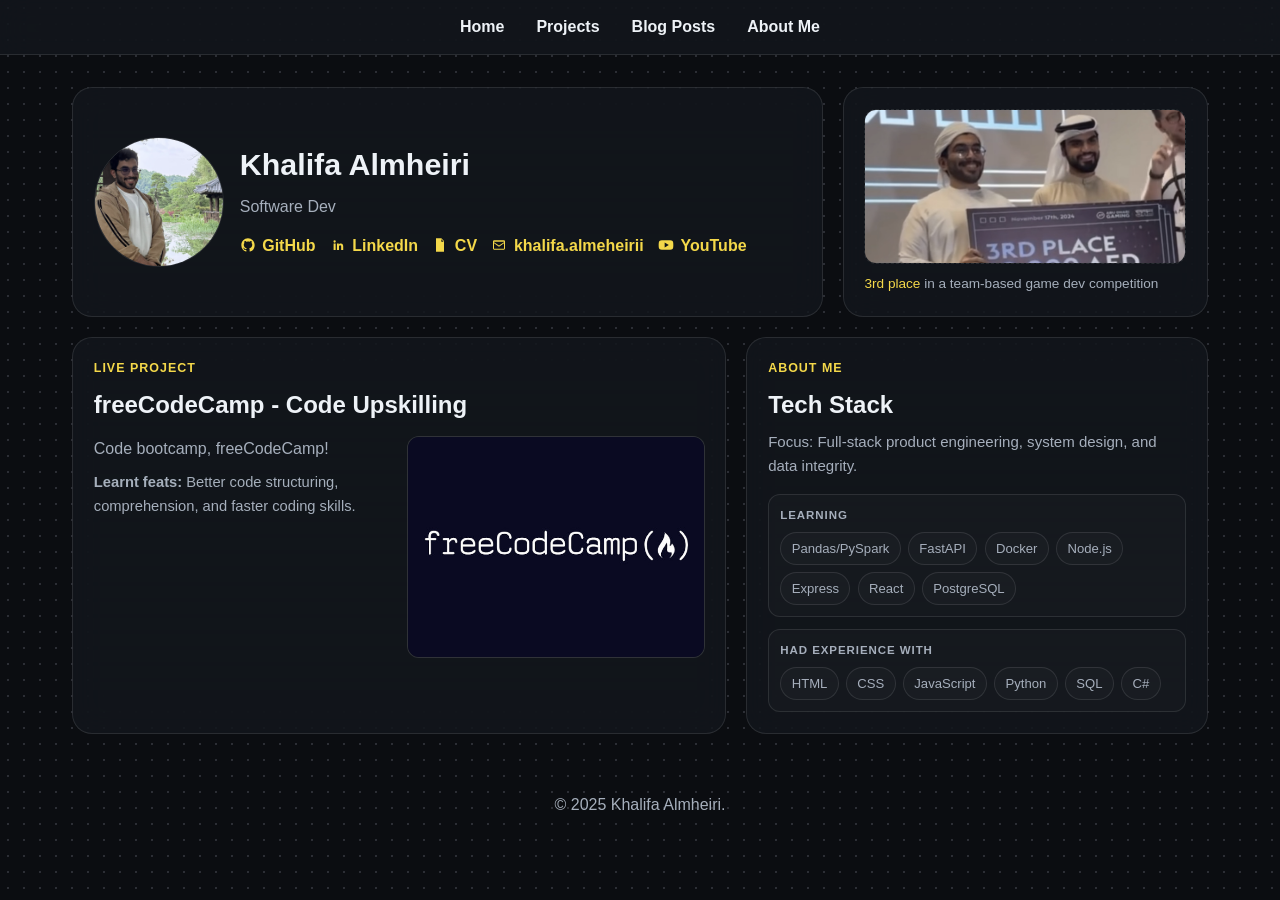
<file: index.html>
<!DOCTYPE html>
<html lang="en">
<head>
    <meta charset="UTF-8">
    <meta name="viewport" content="width=device-width, initial-scale=1.0">
    <title>My Portfolio</title>
    <link rel="stylesheet" href="styles/styles.css">
</head>
<body>
    <header>
        <nav>
            <ul>
                <li><a href="index.html">Home</a></li>
                <li><a href="projects.html">Projects</a></li>
                <li><a href="blog-posts.html">Blog Posts</a></li>
                <li><a href="about-me.html">About Me</a></li>
            </ul>
        </nav>
    </header>

    <main>
        <section class="bento-grid">
            <article id="hero" class="bento-card hero-card">
                <img src="images/headshot.jpg" alt="Headshot of Khalifa Almheiri" class="headshot">
                <div>
                    <h1>Khalifa Almheiri</h1>
                    <p class="tagline">Full Stack Developer with a passion for system design and game development.</p>
                    <div class="hero-links">
                        <a href="https://github.com/XKhalifaX" target="_blank" rel="noopener noreferrer" class="hero-link">
                            <span class="link-icon" aria-hidden="true">
                                <svg viewBox="0 0 24 24" role="img" aria-hidden="true" focusable="false">
                                    <path d="M12 2C6.48 2 2 6.58 2 12.23c0 4.52 2.87 8.35 6.84 9.7.5.1.68-.22.68-.49 0-.24-.01-1.04-.01-1.89-2.78.62-3.37-1.22-3.37-1.22-.45-1.18-1.11-1.49-1.11-1.49-.91-.64.07-.62.07-.62 1 .07 1.53 1.06 1.53 1.06.9 1.57 2.36 1.12 2.94.86.09-.67.35-1.12.63-1.37-2.22-.26-4.56-1.14-4.56-5.08 0-1.12.39-2.03 1.03-2.75-.1-.26-.45-1.31.1-2.73 0 0 .84-.27 2.75 1.05A9.3 9.3 0 0 1 12 6.84c.85 0 1.71.12 2.51.36 1.9-1.32 2.74-1.05 2.74-1.05.56 1.42.21 2.47.1 2.73.64.72 1.03 1.63 1.03 2.75 0 3.95-2.35 4.82-4.59 5.07.36.32.68.94.68 1.9 0 1.37-.01 2.48-.01 2.82 0 .27.18.6.69.49A10.25 10.25 0 0 0 22 12.23C22 6.58 17.52 2 12 2Z"/>
                                </svg>
                            </span>
                            <span>GitHub</span>
                        </a>
                        <a href="https://www.linkedin.com/in/khalifa-almheiri-a9456b327?utm_source=share&utm_campaign=share_via&utm_content=profile&utm_medium=ios_app" target="_blank" rel="noopener noreferrer" class="hero-link">
                            <span class="link-icon" aria-hidden="true">
                                <svg viewBox="0 0 24 24" role="img" aria-hidden="true" focusable="false">
                                    <path d="M6.94 8.5a1.74 1.74 0 1 1 0-3.48 1.74 1.74 0 0 1 0 3.48ZM5.4 9.84h3.08V19.6H5.4V9.84Zm4.86 0h2.95v1.34h.04c.41-.78 1.41-1.6 2.9-1.6 3.1 0 3.67 2.09 3.67 4.8v5.22h-3.08v-4.63c0-1.1-.02-2.51-1.5-2.51-1.5 0-1.73 1.2-1.73 2.43v4.71h-3.08V9.84Z"/>
                                </svg>
                            </span>
                            <span>LinkedIn</span>
                        </a>
                        <a href="" class="hero-link">
                            <span class="link-icon" aria-hidden="true">
                                <svg viewBox="0 0 24 24" role="img" aria-hidden="true" focusable="false">
                                    <path d="M6 2h8l4 4v16H6V2Zm8 1.5V7h3.5L14 3.5ZM8 11h8v1.5H8V11Zm0 3h8v1.5H8V14Zm0 3h6v1.5H8V17Z"/>
                                </svg>
                            </span>
                            <span>CV</span>
                        </a>
                        <a href="mailto:khalifa.almeheirii@gmail.com" class="hero-link" data-copy-text="khalifa.almeheirii@gmail.com" data-copy-only="true" aria-label="Copy email khalifa.almeheirii@gmail.com">
                            <span class="link-icon" aria-hidden="true">
                                <svg viewBox="0 0 24 24" role="img" aria-hidden="true" focusable="false">
                                    <path d="M3 6.75A1.75 1.75 0 0 1 4.75 5h14.5C20.22 5 21 5.78 21 6.75v10.5A1.75 1.75 0 0 1 19.25 19H4.75A1.75 1.75 0 0 1 3 17.25V6.75Zm1.5.5v.45l7.5 5 7.5-5v-.45a.25.25 0 0 0-.25-.25H4.75a.25.25 0 0 0-.25.25Zm15 2.25-6.86 4.57a1.15 1.15 0 0 1-1.28 0L4.5 9.5v7.75c0 .14.11.25.25.25h14.5a.25.25 0 0 0 .25-.25V9.5Z"/>
                                </svg>
                            </span>
                            <span>khalifa.almeheirii</span>
                        </a>
                        <a href="https://www.youtube.com/" target="_blank" rel="noopener noreferrer" class="hero-link">
                            <span class="link-icon" aria-hidden="true">
                                <svg viewBox="0 0 24 24" role="img" aria-hidden="true" focusable="false">
                                    <path d="M23 12s0-3.1-.4-4.6a3.04 3.04 0 0 0-2.1-2.1C19 4.9 12 4.9 12 4.9s-7 0-8.5.4a3.04 3.04 0 0 0-2.1 2.1C1 8.9 1 12 1 12s0 3.1.4 4.6a3.04 3.04 0 0 0 2.1 2.1C5 19.1 12 19.1 12 19.1s7 0 8.5-.4a3.04 3.04 0 0 0 2.1-2.1C23 15.1 23 12 23 12Zm-13 3.6V8.4l6.2 3.6L10 15.6Z"/>
                                </svg>
                            </span>
                            <span>YouTube</span>
                        </a>
                    </div>
                </div>
            </article>

            <article class="bento-card mask-card">
                <div class="mask-inner">
                    <div class="mask-face mask-front">
                        <div class="mask-graphic">
                            <img src="images/mask-photo.jpg" alt="Highlight photo" class="mask-photo">
                        </div>
                        <p class="mask-caption"><span class="mask-highlight">3rd place</span> in a team-based game dev competition</p>
                    </div>
                    <div class="mask-face mask-back">
                        <p class="card-label">Milestones</p>
                        <ul class="milestone-list">
                            <li>2024 Mubadala US Apprenticeship</li>
                            <li>2024 Won AD Gaming Jam</li>
                            <li>2025 Borouge Internship</li>
                            <li>2026 Graduated Bsc IT From ZU</li>
                        </ul>
                    </div>
                </div>
            </article>

            <article id="live-project" class="bento-card live-project-card">
                <p class="card-label">Live Project</p>
                <h2>freeCodeCamp - Code Upskilling</h2>
                <div class="project-layout">
                    <div class="project-copy">
                        <p>Code bootcamp, freeCodeCamp!</p>
                        <p class="project-feats"><strong>Learnt feats:</strong> Better code structuring, comprehension, and faster coding skills.</p>
                    </div>
                    <div class="project-carousel" id="project-carousel">
                        <img src="images/live_project.jpg" alt="Live project snapshot" class="carousel-image">
                    </div>
                </div>
            </article>

            <article id="about-me" class="bento-card stack-card">
                <p class="card-label">About Me</p>
                <h2>Tech Stack</h2>
                <p class="stack-summary">Focus: Full-stack product engineering, system design, and data integrity.</p>
                <div class="stack-groups">
                    <section class="stack-group" aria-label="Frontend tools">
                        <p class="stack-group-label">Learning</p>
                        <div class="stack-chips">
                            <span class="stack-chip">Pandas/PySpark</span>
                            <span class="stack-chip">FastAPI</span>
                            <span class="stack-chip">Docker</span>
                            <span class="stack-chip">Node.js</span>
                            <span class="stack-chip">Express</span>
                            <span class="stack-chip">React</span>
                            <span class="stack-chip">PostgreSQL</span>
                        </div>
                    </section>
                    <section class="stack-group" aria-label="Backend tools">
                        <p class="stack-group-label">Had experience with</p>
                        <div class="stack-chips">
                            <span class="stack-chip">HTML</span>
                            <span class="stack-chip">CSS</span>
                            <span class="stack-chip">JavaScript</span>
                            <span class="stack-chip">Python</span>
                            <span class="stack-chip">SQL</span>
                            <span class="stack-chip">C#</span>
                        </div>
                    </section>
                </div>
            </article>
        </section>
    </main>

    <footer>
        <p>&copy; 2025 Khalifa Almheiri.</p>
    </footer>

    <script src="js/main.js"></script>
</body>
</html>
</file>
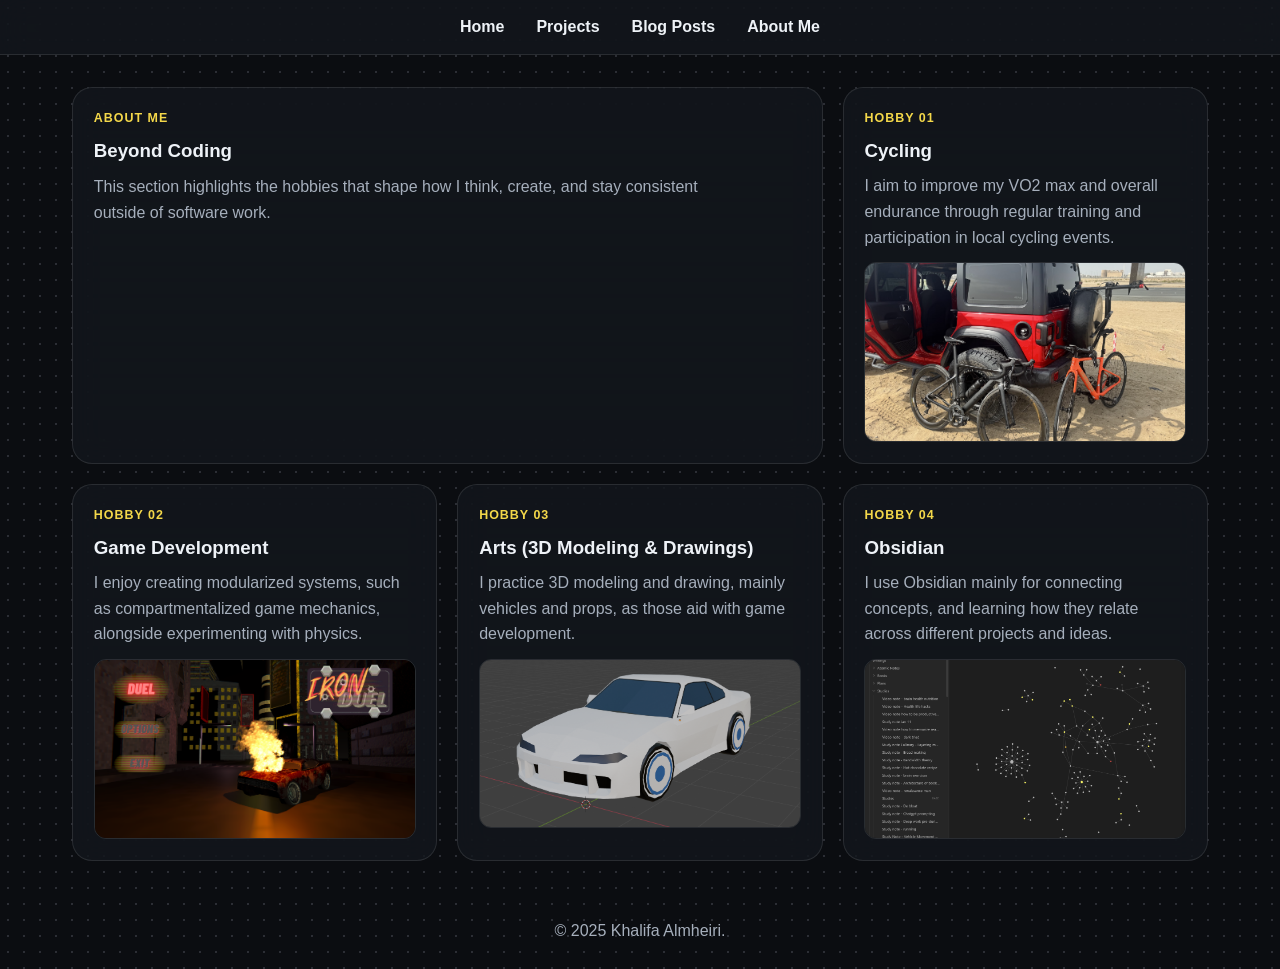
<file: about-me.html>
<!DOCTYPE html>
<html lang="en">
<head>
    <meta charset="UTF-8">
    <meta name="viewport" content="width=device-width, initial-scale=1.0">
    <title>About Me</title>
    <link rel="stylesheet" href="styles/styles.css">
</head>
<body>
    <header>
        <nav>
            <ul>
                <li><a href="index.html">Home</a></li>
                <li><a href="projects.html">Projects</a></li>
                <li><a href="blog-posts.html">Blog Posts</a></li>
                <li><a href="about-me.html">About Me</a></li>
            </ul>
        </nav>
    </header>

    <main>
        <section class="bento-grid page-grid">
            <article class="bento-card about-main-card">
                <p class="card-label">About Me</p>
                <h1>Beyond Coding</h1>
                <p class="page-intro-text">This section highlights the hobbies that shape how I think, create, and stay consistent outside of software work.</p>
            </article>

            <article class="bento-card about-art-card">
                <p class="card-label">Hobby 01</p>
                <h3>Cycling</h3>
                <p class="page-muted">I aim to improve my VO2 max and overall endurance through regular training and participation in local cycling events.</p>
                <img src="images/cycling.jpg" alt="Cycling hobby placeholder" class="hobby-image">
            </article>

            <article class="bento-card about-gamedev-card">
                <p class="card-label">Hobby 02</p>
                <h3>Game Development</h3>
                <p class="page-muted">I enjoy creating modularized systems, such as compartmentalized game mechanics, alongside experimenting with physics.</p>
                <img src="images/gamedev.jpg" alt="Game development hobby placeholder" class="hobby-image">
            </article>

            <article class="bento-card about-cycling-card">
                <p class="card-label">Hobby 03</p>
                <h3>Arts (3D Modeling & Drawings)</h3>
                <p class="page-muted">I practice 3D modeling and drawing, mainly vehicles and props, as those aid with game development.</p>
                <img src="images/arts.jpg" alt="Arts hobby placeholder" class="hobby-image">
            </article>

            <article class="bento-card about-obsidian-card">
                <p class="card-label">Hobby 04</p>
                <h3>Obsidian</h3>
                <p class="page-muted">I use Obsidian mainly for connecting concepts, and learning how they relate across different projects and ideas.</p>
                <img src="images/obsidian.jpg" alt="Obsidian hobby placeholder" class="hobby-image">
            </article>
        </section>
    </main>

    <footer>
        <p>&copy; 2025 Khalifa Almheiri.</p>
    </footer>
</body>
</html>
</file>
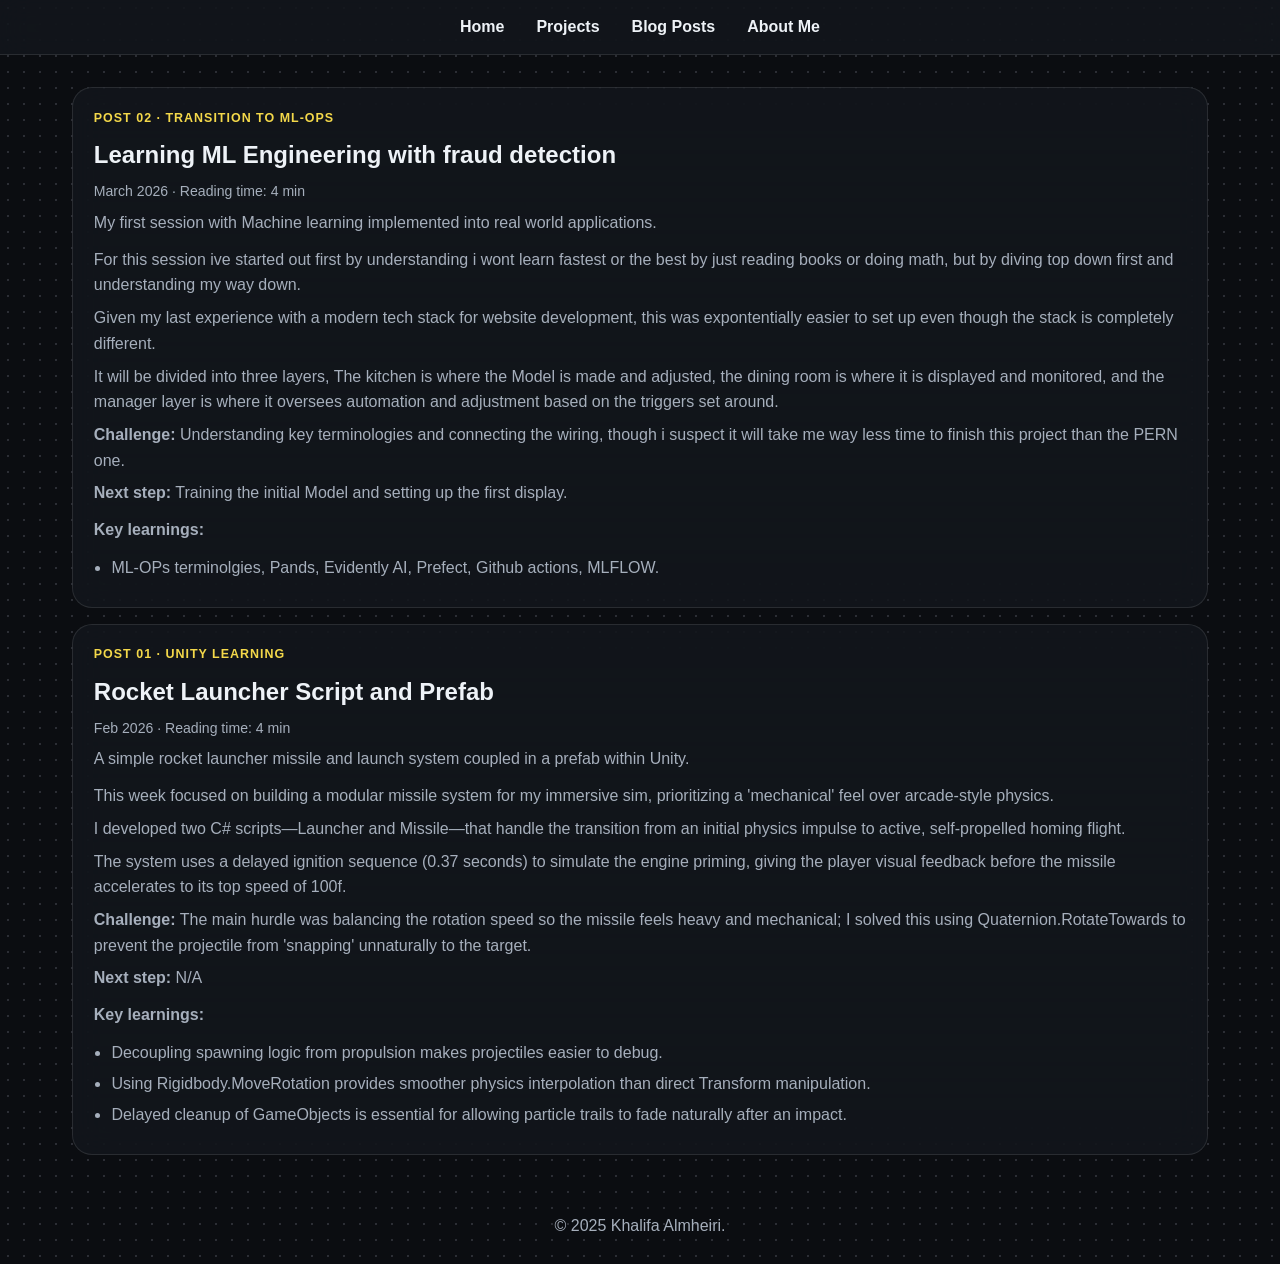
<file: blog-posts.html>
<!DOCTYPE html>
<html lang="en">
<head>
    <meta charset="UTF-8">
    <meta name="viewport" content="width=device-width, initial-scale=1.0">
    <title>Blog Posts</title>
    <link rel="stylesheet" href="styles/styles.css">
</head>
<body>
    <header>
        <nav>
            <ul>
                <li><a href="index.html">Home</a></li>
                <li><a href="projects.html">Projects</a></li>
                <li><a href="blog-posts.html">Blog Posts</a></li>
                <li><a href="about-me.html">About Me</a></li>
            </ul>
        </nav>
    </header>

    <main>
        <section class="feed-stack" id="blog-posts-feed"></section>

        <noscript>
            <section class="feed-stack">
                <article class="bento-card feed-entry">
                    <p class="feed-muted">Enable JavaScript to view blog entries.</p>
                </article>
            </section>
        </noscript>
    </main>

    <footer>
        <p>&copy; 2025 Khalifa Almheiri.</p>
    </footer>

    <script src="js/blogsdata.js"></script>
    <script src="js/blog-posts.js"></script>
</body>
</html>
</file>
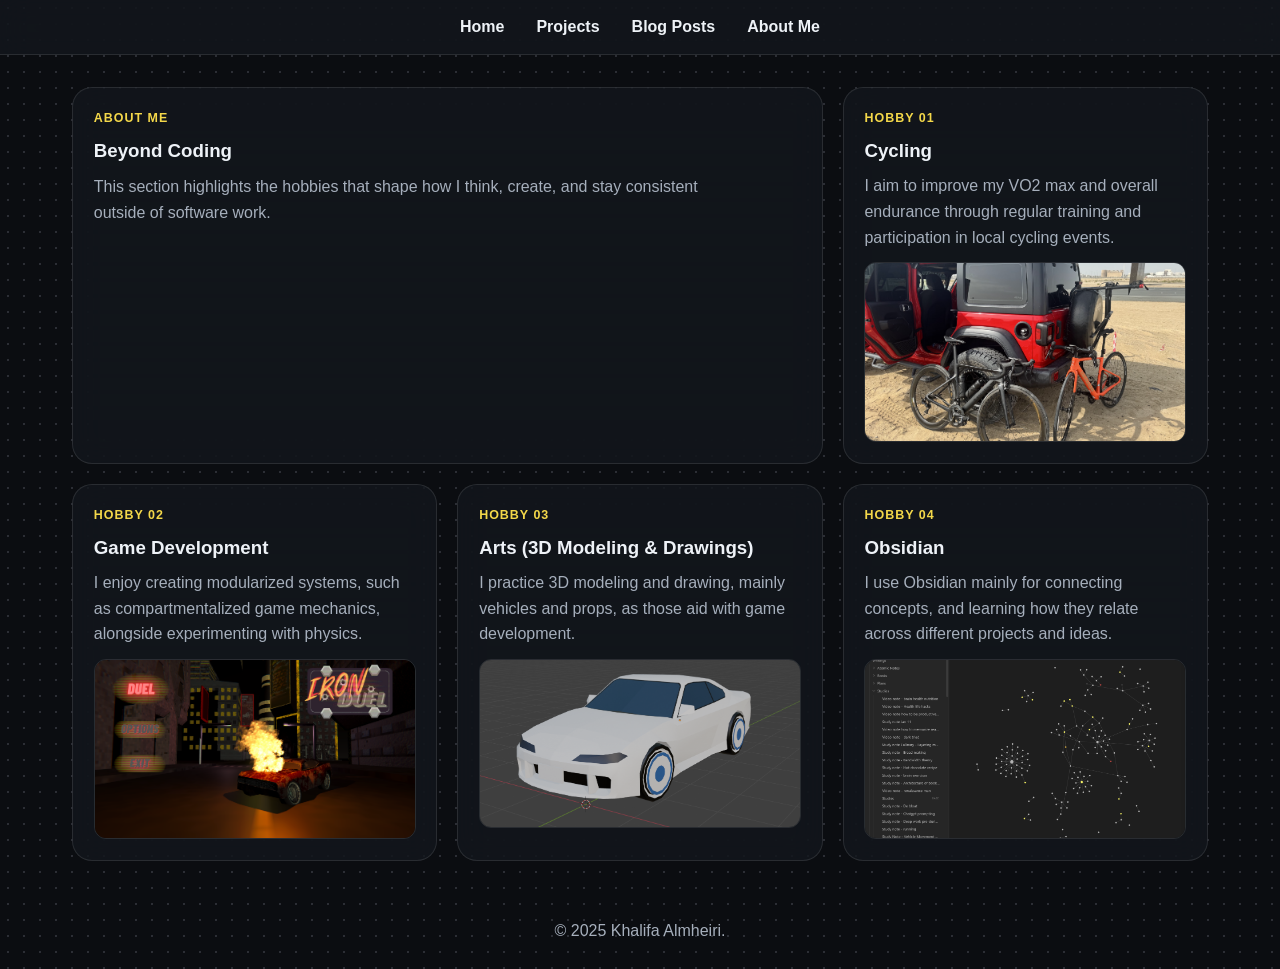
<file: html/about-me.html>
<!DOCTYPE html>
<html lang="en">
<head>
    <meta charset="UTF-8">
    <meta name="viewport" content="width=device-width, initial-scale=1.0">
    <title>About Me</title>
    <link rel="stylesheet" href="../styles/styles.css">
</head>
<body>
    <header>
        <nav>
            <ul>
                <li><a href="index.html">Home</a></li>
                <li><a href="projects.html">Projects</a></li>
                <li><a href="blog-posts.html">Blog Posts</a></li>
                <li><a href="about-me.html">About Me</a></li>
            </ul>
        </nav>
    </header>

    <main>
        <section class="bento-grid page-grid">
            <article class="bento-card about-main-card">
                <p class="card-label">About Me</p>
                <h1>Beyond Coding</h1>
                <p class="page-intro-text">This section highlights the hobbies that shape how I think, create, and stay consistent outside of software work.</p>
            </article>

            <article class="bento-card about-art-card">
                <p class="card-label">Hobby 01</p>
                <h3>Cycling</h3>
                <p class="page-muted">I aim to improve my VO2 max and overall endurance through regular training and participation in local cycling events.</p>
                <img src="../images/cycling.jpg" alt="Cycling hobby placeholder" class="hobby-image">
            </article>

            <article class="bento-card about-gamedev-card">
                <p class="card-label">Hobby 02</p>
                <h3>Game Development</h3>
                <p class="page-muted">I enjoy creating modularized systems, such as compartmentalized game mechanics, alongside experimenting with physics.</p>
                <img src="../images/gamedev.jpg" alt="Game development hobby placeholder" class="hobby-image">
            </article>

            <article class="bento-card about-cycling-card">
                <p class="card-label">Hobby 03</p>
                <h3>Arts (3D Modeling & Drawings)</h3>
                <p class="page-muted">I practice 3D modeling and drawing, mainly vehicles and props, as those aid with game development.</p>
                <img src="../images/arts.jpg" alt="Arts hobby placeholder" class="hobby-image">
            </article>

            <article class="bento-card about-obsidian-card">
                <p class="card-label">Hobby 04</p>
                <h3>Obsidian</h3>
                <p class="page-muted">I use Obsidian mainly for connecting concepts, and learning how they relate across different projects and ideas.</p>
                <img src="../images/obsidian.jpg" alt="Obsidian hobby placeholder" class="hobby-image">
            </article>
        </section>
    </main>

    <footer>
        <p>&copy; 2025 Khalifa Almheiri.</p>
    </footer>
</body>
</html>
</file>
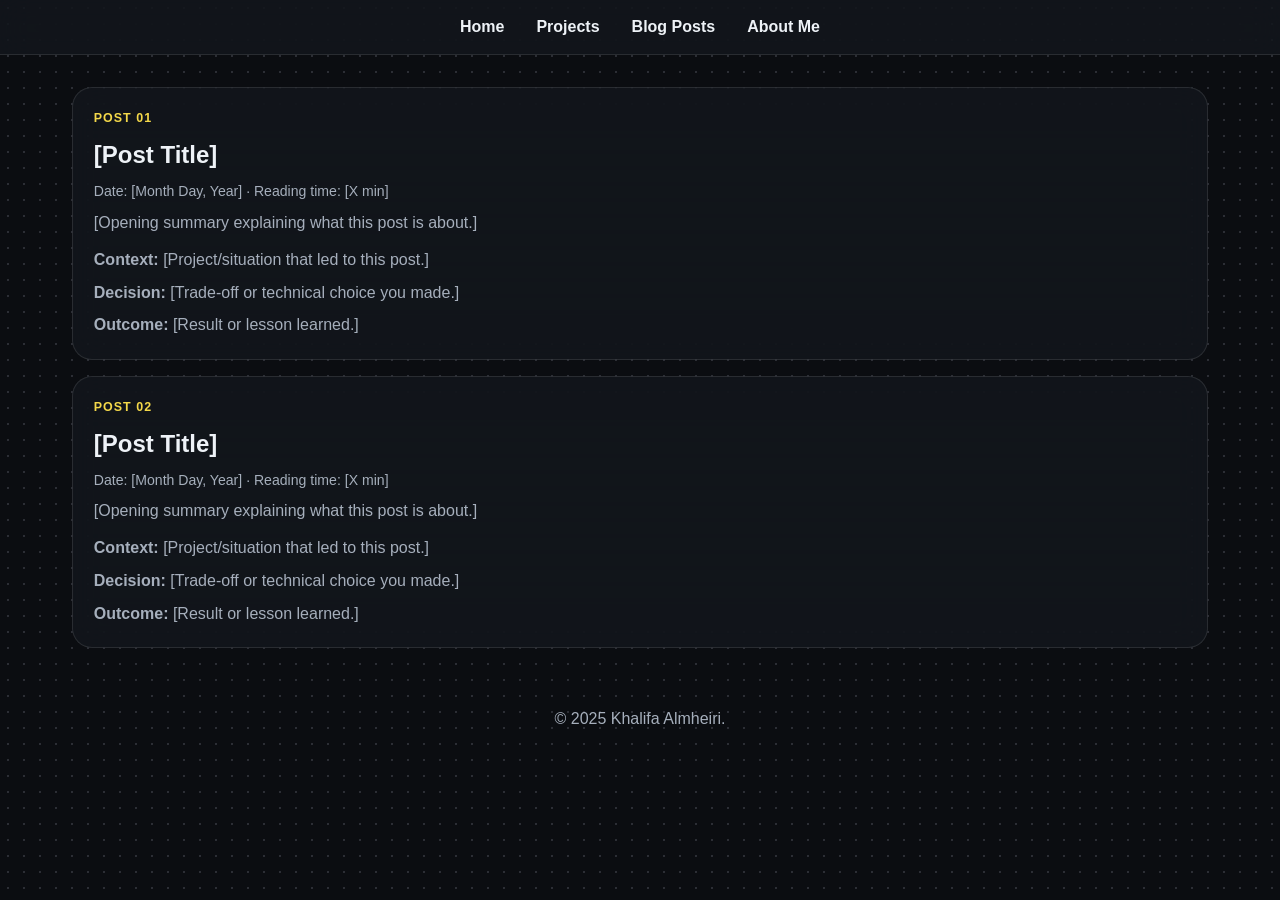
<file: html/blog-posts.html>
<!DOCTYPE html>
<html lang="en">
<head>
    <meta charset="UTF-8">
    <meta name="viewport" content="width=device-width, initial-scale=1.0">
    <title>Blog Posts</title>
    <link rel="stylesheet" href="../styles/styles.css">
</head>
<body>
    <header>
        <nav>
            <ul>
                <li><a href="index.html">Home</a></li>
                <li><a href="projects.html">Projects</a></li>
                <li><a href="blog-posts.html">Blog Posts</a></li>
                <li><a href="about-me.html">About Me</a></li>
            </ul>
        </nav>
    </header>

    <main>
        <section class="feed-stack">
            <article class="bento-card feed-entry">
                <p class="card-label">Post 01</p>
                <h2>[Post Title]</h2>
                <p class="feed-meta">Date: [Month Day, Year] · Reading time: [X min]</p>
                <p class="feed-muted">[Opening summary explaining what this post is about.]</p>
                <div class="feed-details">
                    <p><strong>Context:</strong> [Project/situation that led to this post.]</p>
                    <p><strong>Decision:</strong> [Trade-off or technical choice you made.]</p>
                    <p><strong>Outcome:</strong> [Result or lesson learned.]</p>
                </div>
            </article>

            <article class="bento-card feed-entry">
                <p class="card-label">Post 02</p>
                <h2>[Post Title]</h2>
                <p class="feed-meta">Date: [Month Day, Year] · Reading time: [X min]</p>
                <p class="feed-muted">[Opening summary explaining what this post is about.]</p>
                <div class="feed-details">
                    <p><strong>Context:</strong> [Project/situation that led to this post.]</p>
                    <p><strong>Decision:</strong> [Trade-off or technical choice you made.]</p>
                    <p><strong>Outcome:</strong> [Result or lesson learned.]</p>
                </div>
            </article>
        </section>
    </main>

    <footer>
        <p>&copy; 2025 Khalifa Almheiri.</p>
    </footer>
</body>
</html>
</file>
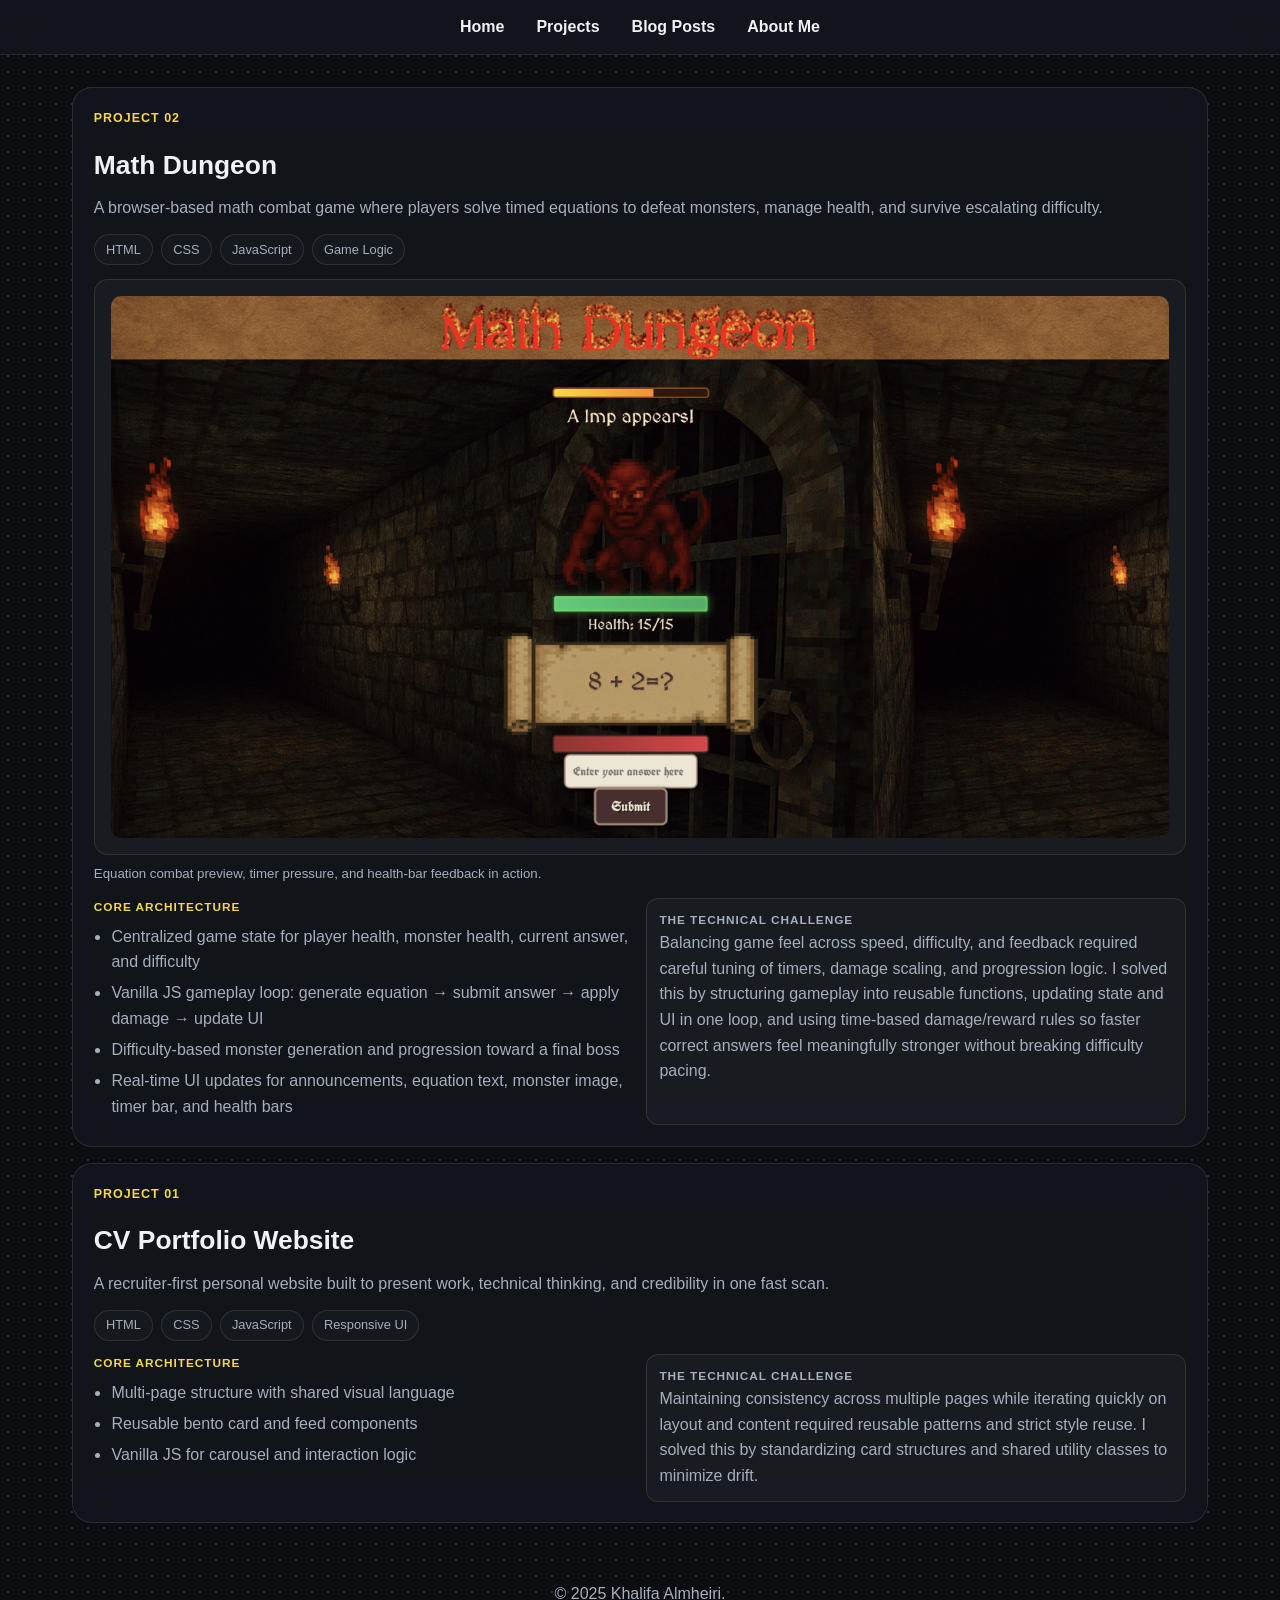
<file: html/projects.html>
<!DOCTYPE html>
<html lang="en">
<head>
	<meta charset="UTF-8">
	<meta name="viewport" content="width=device-width, initial-scale=1.0">
	<title>Projects</title>
	<link rel="stylesheet" href="../styles/styles.css">
</head>
<body>
	<header>
		<nav>
			<ul>
				<li><a href="index.html">Home</a></li>
				<li><a href="projects.html">Projects</a></li>
				<li><a href="blog-posts.html">Blog Posts</a></li>
				<li><a href="about-me.html">About Me</a></li>
			</ul>
		</nav>
	</header>

	<main>
		<section class="feed-stack">
			<article class="bento-card feed-entry project-showcase-card">
				<p class="card-label">Project 02</p>
				<h1 class="project-title">Math Dungeon</h1>
				<p class="project-subheadline">A browser-based math combat game where players solve timed equations to defeat monsters, manage health, and survive escalating difficulty.</p>
				<div class="project-tech-tags">
					<span class="project-tech-tag">HTML</span>
					<span class="project-tech-tag">CSS</span>
					<span class="project-tech-tag">JavaScript</span>
					<span class="project-tech-tag">Game Logic</span>
				</div>

				<div class="project-media-hero">
					<img src="../images/math-dungeon.jpg" alt="Math Dungeon gameplay preview" class="project-media-image">
				</div>
				<p class="project-media-caption">Equation combat preview, timer pressure, and health-bar feedback in action.</p>

				<div class="project-win-grid">
					<div class="project-stack-column">
						<p class="project-section-label">Core Architecture</p>
						<ul class="project-stack-list">
							<li>Centralized game state for player health, monster health, current answer, and difficulty</li>
							<li>Vanilla JS gameplay loop: generate equation → submit answer → apply damage → update UI</li>
							<li>Difficulty-based monster generation and progression toward a final boss</li>
							<li>Real-time UI updates for announcements, equation text, monster image, timer bar, and health bars</li>
						</ul>
					</div>
					<div class="project-challenge-box">
						<p class="project-challenge-label">The Technical Challenge</p>
						<p>Balancing game feel across speed, difficulty, and feedback required careful tuning of timers, damage scaling, and progression logic. I solved this by structuring gameplay into reusable functions, updating state and UI in one loop, and using time-based damage/reward rules so faster correct answers feel meaningfully stronger without breaking difficulty pacing.</p>
					</div>
				</div>

			</article>

			<article class="bento-card feed-entry project-showcase-card">
				<p class="card-label">Project 01</p>
				<h1 class="project-title">CV Portfolio Website</h1>
				<p class="project-subheadline">A recruiter-first personal website built to present work, technical thinking, and credibility in one fast scan.</p>
				<div class="project-tech-tags">
					<span class="project-tech-tag">HTML</span>
					<span class="project-tech-tag">CSS</span>
					<span class="project-tech-tag">JavaScript</span>
					<span class="project-tech-tag">Responsive UI</span>
				</div>

				<div class="project-win-grid">
					<div class="project-stack-column">
						<p class="project-section-label">Core Architecture</p>
						<ul class="project-stack-list">
							<li>Multi-page structure with shared visual language</li>
							<li>Reusable bento card and feed components</li>
							<li>Vanilla JS for carousel and interaction logic</li>
						</ul>
					</div>
					<div class="project-challenge-box">
						<p class="project-challenge-label">The Technical Challenge</p>
						<p>Maintaining consistency across multiple pages while iterating quickly on layout and content required reusable patterns and strict style reuse. I solved this by standardizing card structures and shared utility classes to minimize drift.</p>
					</div>
				</div>

			</article>
		</section>
	</main>

	<footer>
		<p>&copy; 2025 Khalifa Almheiri.</p>
	</footer>
</body>
</html>
</file>
<file: styles/styles.css>
* {
    margin: 0;
    padding: 0;
    box-sizing: border-box;
}

:root {
    --accent-yellow: #f4d84a;
}

body {
    --bg-primary: #0b0d11;
    --dot-color: rgba(172, 179, 194, 0.2);
    --card-surface: rgba(22, 26, 33, 0.62);
    --border-soft: rgba(255, 255, 255, 0.1);
    --text-primary: #eef2f7;
    --text-muted: #a6afbc;

    font-family: "Inter", "Sora", "Segoe UI", Arial, sans-serif;
    line-height: 1.6;
    color: var(--text-primary);
    background-color: var(--bg-primary);
    background-image: radial-gradient(var(--dot-color) 1.1px, transparent 1.1px);
    background-size: 16px 16px;
    min-height: 100vh;
}

header {
    background: var(--card-surface);
    backdrop-filter: blur(16px);
    -webkit-backdrop-filter: blur(16px);
    border-bottom: 1px solid var(--border-soft);
    width: 100%;
    position: sticky;
    top: 0;
    z-index: 1000;
}

nav {
    width: 100%;
}

nav ul {
    list-style: none;
    display: flex;
    align-items: center;
    justify-content: center;
    flex-wrap: wrap;
    gap: 2rem;
    padding: 0.9rem 1rem;
}

nav a {
    text-decoration: none;
    color: var(--text-primary);
    font-weight: 600;
}

nav a:hover {
    color: var(--accent-yellow);
}

main {
    max-width: 1200px;
    margin: 0 auto;
    padding: 2rem;
}

.bento-grid {
    display: grid;
    grid-template-columns: repeat(12, 1fr);
    gap: 1.25rem;
    align-items: start;
}

.bento-card {
    position: relative;
    background: var(--card-surface);
    border: 1px solid var(--border-soft);
    border-radius: 20px;
    padding: 1.3rem;
    backdrop-filter: blur(16px);
    -webkit-backdrop-filter: blur(16px);
    transition: transform 220ms ease, box-shadow 220ms ease;
}

.bento-card:hover {
    transform: scale(1.02);
    box-shadow: 0 10px 28px rgba(0, 0, 0, 0.14);
}

.hero-card {
    grid-column: span 8;
    display: grid;
    grid-template-columns: auto 1fr;
    gap: 1rem;
    align-items: center;
    align-self: center;
}

.headshot {
    width: 130px;
    height: 130px;
    border-radius: 50%;
    object-fit: cover;
    border: 1px solid var(--border-soft);
}

.hero-card h1 {
    font-size: 1.9rem;
    line-height: 1.15;
}

.tagline {
    margin: 0.8rem 0;
    min-height: 1.6em;
    color: var(--text-muted);
}

.hero-links {
    display: flex;
    gap: 0.9rem;
    flex-wrap: wrap;
}

.hero-link {
    display: inline-flex;
    align-items: center;
    gap: 0.4rem;
    text-decoration: none;
    font-weight: 600;
    color: var(--accent-yellow);
}

.link-icon {
    width: 1rem;
    height: 1rem;
    display: inline-flex;
    align-items: center;
    justify-content: center;
}

.link-icon svg {
    width: 100%;
    height: 100%;
    fill: currentColor;
}

.mask-card {
    grid-column: span 4;
    align-self: center;
    perspective: 1000px;
}

.mask-inner {
    position: relative;
    transform-style: preserve-3d;
    transition: transform 0.7s ease;
    height: auto;
}

.mask-card.flipped .mask-inner {
    transform: rotateY(180deg);
}

.mask-face {
    position: absolute;
    inset: 0;
    backface-visibility: hidden;
}

.mask-back {
    border: 1px dashed var(--border-soft);
    border-radius: 12px;
    padding: 0.9rem;
    display: flex;
    flex-direction: column;
    justify-content: center;
    background: rgba(255, 255, 255, 0.04);
}

.mask-back {
    transform: rotateY(180deg);
}

.mask-graphic {
    min-height: 155px;
    max-height: 155px;
    border: 1px dashed var(--border-soft);
    border-radius: 12px;
    overflow: hidden;
}

.mask-photo {
    width: 100%;
    height: 100%;
    object-fit: cover;
    display: block;
}

.mask-caption {
    margin-top: 0.55rem;
    font-size: 0.85rem;
    color: var(--text-muted);
}

.mask-highlight,
.card-label {
    color: var(--accent-yellow);
}

.card-label {
    font-size: 0.78rem;
    text-transform: uppercase;
    letter-spacing: 0.08em;
    margin-bottom: 0.45rem;
    font-weight: 700;
}

.live-project-card {
    grid-column: span 7;
}

.project-layout {
    display: grid;
    grid-template-columns: 1fr 1fr;
    gap: 1rem;
    margin-top: 0.7rem;
}

.project-copy {
    color: var(--text-muted);
    display: flex;
    flex-direction: column;
    gap: 0.6rem;
}

.project-feats {
    font-size: 0.92rem;
}

.project-carousel {
    position: relative;
    border: 1px solid var(--border-soft);
    border-radius: 12px;
    overflow: hidden;
    min-height: 220px;
    background: rgba(255, 255, 255, 0.03);
}

.carousel-image {
    width: 100%;
    height: 220px;
    object-fit: cover;
    display: block;
}

.carousel-btn {
    position: absolute;
    top: 50%;
    transform: translateY(-50%);
    width: 34px;
    height: 34px;
    border-radius: 999px;
    border: 1px solid var(--border-soft);
    background: rgba(12, 12, 16, 0.72);
    color: var(--text-primary);
    cursor: pointer;
    line-height: 1;
    font-size: 1.2rem;
}

.carousel-btn:hover {
    border-color: var(--accent-yellow);
    color: var(--accent-yellow);
}

#carousel-prev {
    left: 0.6rem;
}

#carousel-next {
    right: 0.6rem;
}

.stack-card {
    grid-column: span 5;
    align-self: center;
    display: flex;
    flex-direction: column;
    justify-content: flex-start;
}

.stack-summary {
    margin-top: 0.35rem;
    color: var(--text-muted);
    font-size: 0.94rem;
}

.stack-groups {
    margin-top: 0.95rem;
    display: grid;
    gap: 0.75rem;
}

.stack-group {
    border: 1px solid var(--border-soft);
    border-radius: 12px;
    padding: 0.7rem;
    background: rgba(255, 255, 255, 0.02);
}

.stack-group-label {
    font-size: 0.72rem;
    letter-spacing: 0.08em;
    text-transform: uppercase;
    font-weight: 700;
    color: var(--text-muted);
    margin-bottom: 0.5rem;
}

.stack-chips {
    display: flex;
    flex-wrap: wrap;
    gap: 0.45rem;
}

.stack-chip {
    border: 1px solid var(--border-soft);
    border-radius: 999px;
    padding: 0.3rem 0.65rem;
    font-size: 0.82rem;
    font-weight: 500;
    color: var(--text-muted);
    background: rgba(255, 255, 255, 0.02);
    transition: border-color 180ms ease, color 180ms ease;
}

.stack-chip:hover {
    border-color: var(--accent-yellow);
    color: var(--accent-yellow);
}

.page-grid {
    align-items: stretch;
}

.page-intro-card {
    grid-column: span 12;
}

.page-intro-card h1 {
    font-size: 2rem;
    line-height: 1.15;
}

.page-intro-text {
    margin-top: 0.5rem;
    color: var(--text-muted);
    max-width: 72ch;
}

.about-main-card {
    grid-column: span 8;
}

.about-art-card {
    grid-column: span 4;
}

.about-gamedev-card {
    grid-column: span 4;
}

.about-cycling-card {
    grid-column: span 4;
}

.about-obsidian-card {
    grid-column: span 4;
}

.hobby-image {
    width: 100%;
    margin-top: 0.75rem;
    border-radius: 12px;
    border: 1px solid var(--border-soft);
    max-height: 180px;
    object-fit: cover;
    display: block;
}

.page-feature-card {
    grid-column: span 8;
}

.page-side-card {
    grid-column: span 4;
}

.page-project-card,
.page-post-card {
    grid-column: span 4;
}

.page-muted {
    color: var(--text-muted);
    margin-top: 0.45rem;
}

.page-meta {
    margin-top: 0.55rem;
    color: var(--text-muted);
    font-size: 0.86rem;
}

.template-list {
    margin-top: 0.65rem;
    padding-left: 1.1rem;
    color: var(--text-muted);
}

.template-list li {
    margin-bottom: 0.45rem;
}

.template-list.compact li {
    margin-bottom: 0.3rem;
}

.feed-stack {
    display: grid;
    grid-template-columns: 1fr;
    gap: 1rem;
}

.feed-entry {
    width: 100%;
}

.feed-intro h1 {
    font-size: 2rem;
    line-height: 1.15;
}

.feed-muted {
    margin-top: 0.45rem;
    color: var(--text-muted);
}

.feed-meta {
    margin-top: 0.35rem;
    font-size: 0.88rem;
    color: var(--text-muted);
}

.feed-details {
    margin-top: 0.7rem;
    display: grid;
    gap: 0.45rem;
    color: var(--text-muted);
}

.feed-details p {
    margin: 0;
}

.blog-media-figure {
    margin: 0.25rem 0 0;
}

.blog-media-image {
    width: 100%;
    border: 1px solid var(--border-soft);
    border-radius: 12px;
    max-height: 320px;
    object-fit: cover;
    display: block;
}

.feed-key-list {
    margin-top: 0.3rem;
    padding-left: 1.1rem;
    color: var(--text-muted);
}

.feed-key-list li {
    margin-bottom: 0.35rem;
}

.project-showcase-card {
    display: grid;
    gap: 0.85rem;
}

.project-title {
    font-size: 1.65rem;
    line-height: 1.2;
}

.project-subheadline {
    color: var(--text-muted);
}

.project-tech-tags {
    display: flex;
    flex-wrap: wrap;
    gap: 0.5rem;
}

.project-tech-tag {
    border: 1px solid var(--border-soft);
    border-radius: 999px;
    padding: 0.26rem 0.7rem;
    font-size: 0.8rem;
    color: var(--text-muted);
    background: rgba(255, 255, 255, 0.02);
}

.project-media-hero {
    min-height: 260px;
    border-radius: 14px;
    border: 1px solid var(--border-soft);
    background: rgba(255, 255, 255, 0.03);
    display: flex;
    align-items: center;
    justify-content: center;
    color: var(--text-muted);
    font-size: 0.92rem;
    text-align: center;
    padding: 1rem;
}

.project-media-image {
    width: 100%;
    height: 100%;
    object-fit: cover;
    border-radius: 10px;
    display: block;
}

.project-media-caption {
    margin-top: -0.35rem;
    font-size: 0.83rem;
    color: var(--text-muted);
}

.project-win-grid {
    display: grid;
    grid-template-columns: 1fr 1fr;
    gap: 0.8rem;
}

.project-section-label,
.project-challenge-label {
    font-size: 0.74rem;
    letter-spacing: 0.08em;
    text-transform: uppercase;
    font-weight: 700;
    color: var(--accent-yellow);
    margin-bottom: 0.4rem;
}

.project-stack-list {
    margin: 0;
    padding-left: 1.1rem;
    color: var(--text-muted);
}

.project-stack-list li {
    margin-bottom: 0.35rem;
}

.project-challenge-box {
    border: 1px solid var(--border-soft);
    border-radius: 12px;
    background: rgba(255, 255, 255, 0.03);
    padding: 0.75rem;
}

.project-challenge-box p {
    margin: 0;
    color: var(--text-muted);
}

.project-cta-group {
    display: flex;
    flex-wrap: wrap;
    gap: 0.65rem;
}

.project-cta {
    display: inline-flex;
    align-items: center;
    gap: 0.4rem;
    border-radius: 10px;
    padding: 0.52rem 0.85rem;
    font-weight: 700;
    text-decoration: none;
}

.project-cta-primary {
    border: 1px solid var(--accent-yellow);
    background: var(--accent-yellow);
    color: #1e2128;
}

.project-cta-secondary {
    border: 1px solid var(--border-soft);
    background: transparent;
    color: var(--text-primary);
}

.project-cta-secondary:hover {
    border-color: var(--accent-yellow);
    color: var(--accent-yellow);
}

.project-cta-icon {
    width: 0.95rem;
    height: 0.95rem;
    display: inline-flex;
}

.project-cta-icon svg {
    width: 100%;
    height: 100%;
    fill: currentColor;
}

.milestone-list {
    margin-top: 0.35rem;
    padding-left: 1rem;
}

.milestone-list li {
    margin-bottom: 0.5rem;
    color: var(--text-muted);
    font-size: 0.9rem;
}

a {
    color: var(--accent-yellow);
}

a:hover {
    color: var(--accent-yellow);
}

footer {
    text-align: center;
    padding: 1.6rem;
    color: var(--text-muted);
}

@media (max-width: 980px) {
    .bento-grid {
        grid-template-columns: repeat(2, minmax(0, 1fr));
    }

    .hero-card,
    .mask-card,
    .live-project-card,
    .stack-card {
        grid-column: span 1;
    }

    .page-intro-card,
    .page-feature-card,
    .page-side-card,
    .page-project-card,
    .page-post-card {
        grid-column: span 2;
    }

    .about-main-card,
    .about-art-card,
    .about-gamedev-card,
    .about-cycling-card,
    .about-obsidian-card {
        grid-column: span 2;
    }

    .project-layout {
        grid-template-columns: 1fr;
    }

    .project-win-grid {
        grid-template-columns: 1fr;
    }
}

@media (max-width: 760px) {
    nav ul {
        gap: 1rem;
    }

    .bento-grid {
        grid-template-columns: 1fr;
    }

    .page-intro-card,
    .page-feature-card,
    .page-side-card,
    .page-project-card,
    .page-post-card {
        grid-column: span 1;
    }

    .about-main-card,
    .about-art-card,
    .about-gamedev-card,
    .about-cycling-card,
    .about-obsidian-card {
        grid-column: span 1;
    }

    .hero-card {
        grid-template-columns: 1fr;
        text-align: center;
        justify-items: center;
    }

    .headshot {
        width: 110px;
        height: 110px;
    }
}
</file>
